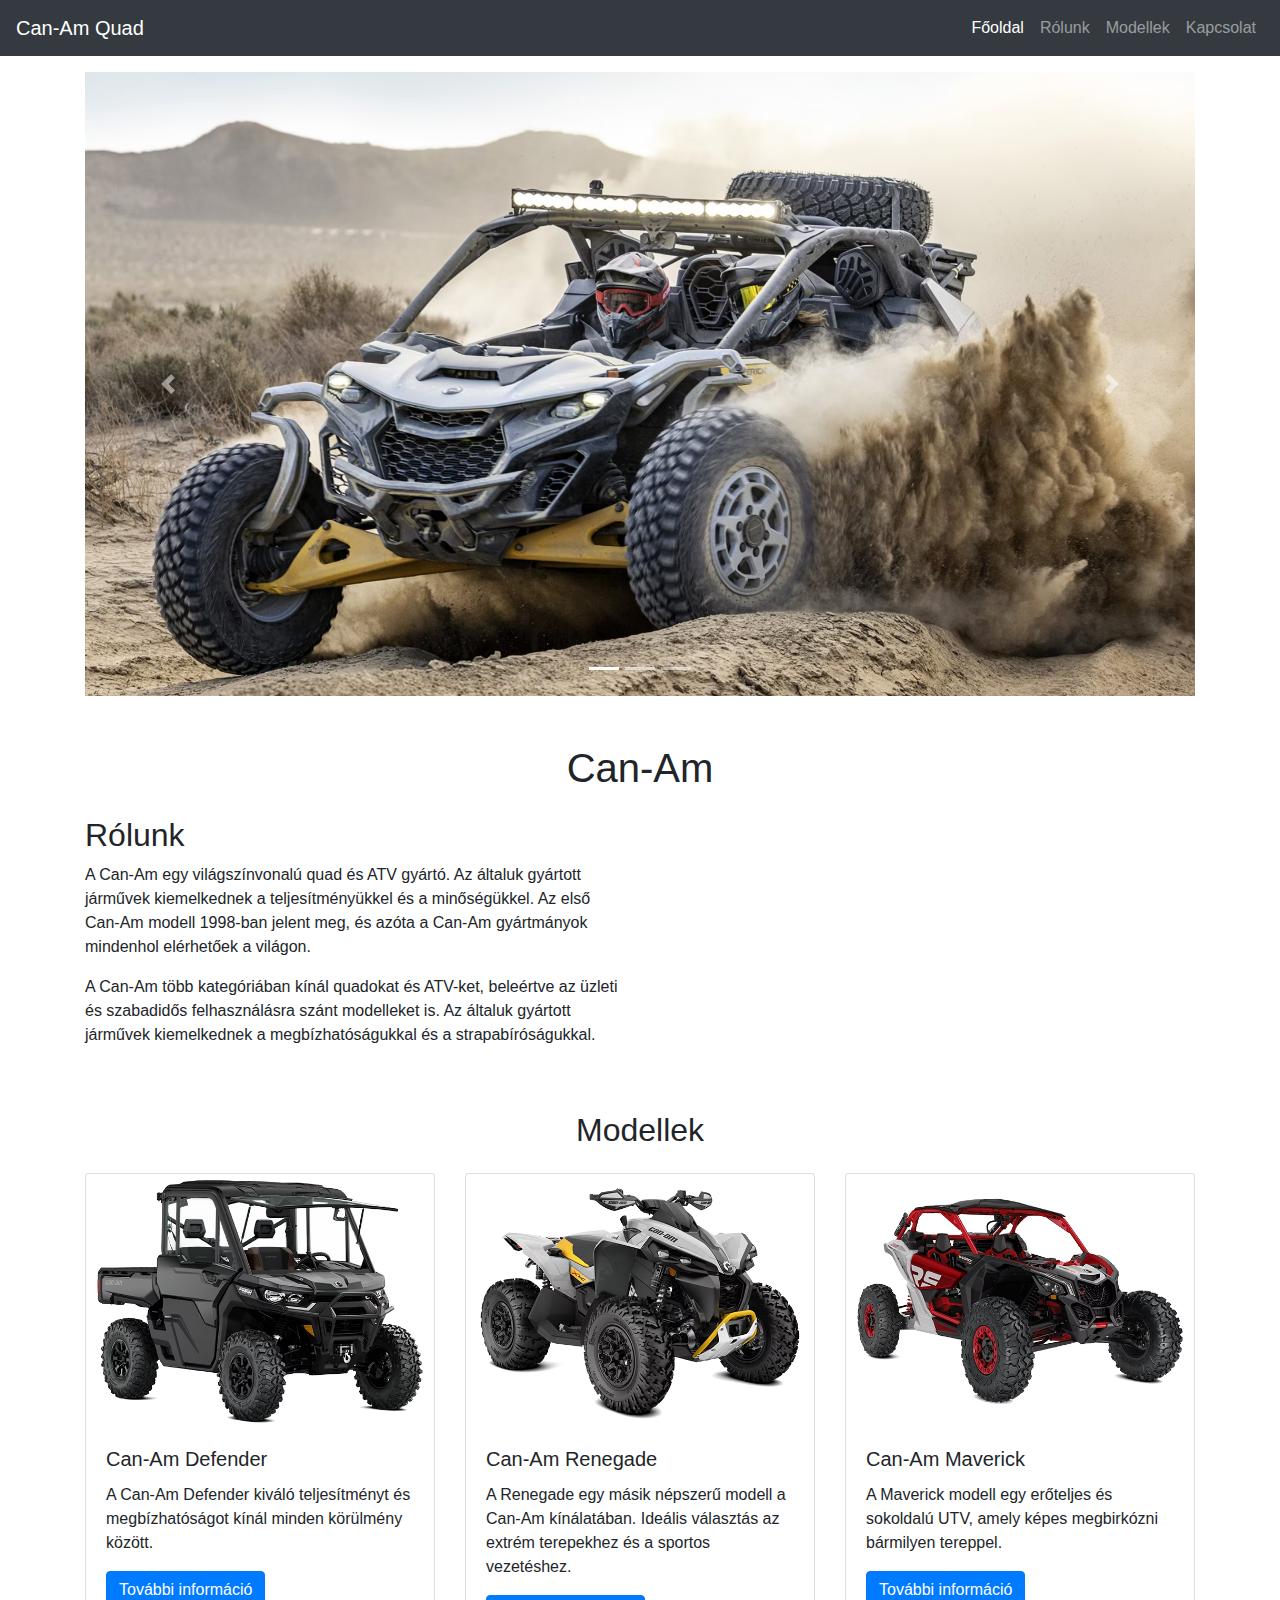
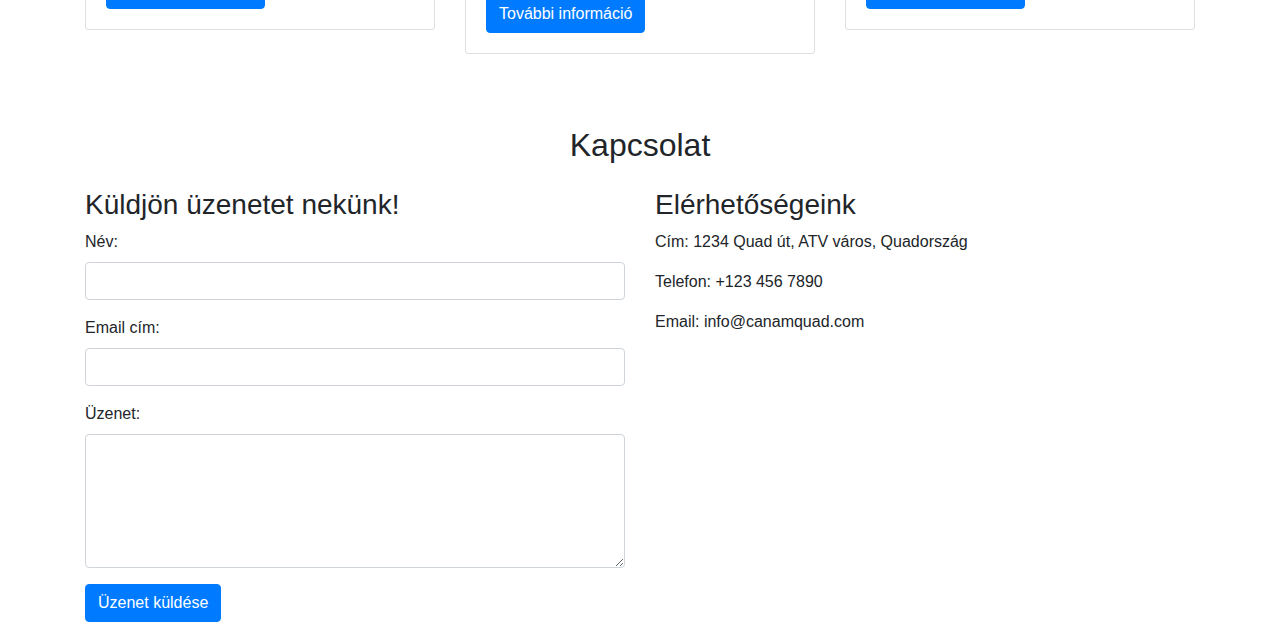
<file: index.html>
<!DOCTYPE html>
<html lang="hu">
  <head>
    <meta charset="UTF-8" />
    <meta name="viewport" content="width=device-width, initial-scale=1.0" />
    <title>Can-Am bemutató oldal</title>
    <link
      rel="stylesheet"
      href="https://maxcdn.bootstrapcdn.com/bootstrap/4.5.2/css/bootstrap.min.css"
    />
    <style>
      .carousel-inner {
        cursor: grab;
      }
      .carousel-inner:active {
        cursor: grabbing;
      }
    </style>
  </head>
  <body>
    <nav class="navbar navbar-expand-lg navbar-dark bg-dark">
      <a class="navbar-brand" href="#">Can-Am Quad</a>
      <button
        class="navbar-toggler"
        type="button"
        data-toggle="collapse"
        data-target="#navbarNav"
        aria-controls="navbarNav"
        aria-expanded="false"
        aria-label="Toggle navigation"
      >
        <span class="navbar-toggler-icon"></span>
      </button>
      <div class="collapse navbar-collapse" id="navbarNav">
        <ul class="navbar-nav ml-auto">
          <li class="nav-item active">
            <a class="nav-link" href="#">Főoldal</a>
          </li>
          <li class="nav-item">
            <a class="nav-link" href="#about">Rólunk</a>
          </li>
          <li class="nav-item">
            <a class="nav-link" href="#models">Modellek</a>
          </li>
          <li class="nav-item">
            <a class="nav-link" href="#contact">Kapcsolat</a>
          </li>
        </ul>
      </div>
    </nav>

    <div class="container mt-3">
      <div
        id="carouselExampleIndicators"
        class="carousel slide"
        data-ride="carousel"
      >
        <ol class="carousel-indicators">
          <li
            data-target="#carouselExampleIndicators"
            data-slide-to="0"
            class="active"
          ></li>
          <li data-target="#carouselExampleIndicators" data-slide-to="1"></li>
          <li data-target="#carouselExampleIndicators" data-slide-to="2"></li>
        </ol>
        <div class="carousel-inner">
          <div class="carousel-item active">
            <img
              src="canamintro.avif"
              class="d-block w-100"
              alt="Can-Am Slider 1"
            />
          </div>
          <div class="carousel-item">
            <img src="intro2.jpg" class="d-block w-100" alt="Can-Am Slider 2" />
          </div>
          <div class="carousel-item">
            <img src="intro3.jpg" class="d-block w-100" alt="Can-Am Slider 3" />
          </div>
        </div>
        <a
          class="carousel-control-prev"
          href="#carouselExampleIndicators"
          role="button"
          data-slide="prev"
        >
          <span class="carousel-control-prev-icon" aria-hidden="true"></span>
          <span class="sr-only">Previous</span>
        </a>
        <a
          class="carousel-control-next"
          href="#carouselExampleIndicators"
          role="button"
          data-slide="next"
        >
          <span class="carousel-control-next-icon" aria-hidden="true"></span>
          <span class="sr-only">Next</span>
        </a>
      </div>

      <section id="about" class="mt-5">
        <h1 class="text-center my-4">Can-Am</h1>
        <div class="row">
          <div class="col-md-6">
            <h2>Rólunk</h2>
            <p>
              A Can-Am egy világszínvonalú quad és ATV gyártó. Az általuk
              gyártott járművek kiemelkednek a teljesítményükkel és a
              minőségükkel. Az első Can-Am modell 1998-ban jelent meg, és azóta
              a Can-Am gyártmányok mindenhol elérhetőek a világon.
            </p>
            <p>
              A Can-Am több kategóriában kínál quadokat és ATV-ket, beleértve az
              üzleti és szabadidős felhasználásra szánt modelleket is. Az
              általuk gyártott járművek kiemelkednek a megbízhatóságukkal és a
              strapabíróságukkal.
            </p>
          </div>
        </div>
      </section>

      <section id="models" class="mt-5">
        <h2 class="text-center my-4">Modellek</h2>
        <div class="row">
          <div class="col-md-4">
            <div class="card mb-4">
              <img
                src="ORV-SSV-MY24-Can-Am-Defender-Limited-HD10-Stone-Gray-0008JRD00-Studio-34FR-NA.avif"
                class="card-img-top"
                alt="Can-Am Model 1"
              />
              <div class="card-body">
                <h5 class="card-title">Can-Am Defender</h5>
                <p class="card-text">
                  A Can-Am Defender kiváló teljesítményt és megbízhatóságot
                  kínál minden körülmény között.
                </p>
                <a href="defender.html" class="btn btn-primary"
                  >További információ</a
                >
              </div>
            </div>
          </div>
          <div class="col-md-4">
            <div class="card mb-4">
              <img
                src="renegade.avif"
                class="card-img-top"
                alt="Can-Am Model 2"
              />
              <div class="card-body">
                <h5 class="card-title">Can-Am Renegade</h5>
                <p class="card-text">
                  A Renegade egy másik népszerű modell a Can-Am kínálatában.
                  Ideális választás az extrém terepekhez és a sportos
                  vezetéshez.
                </p>
                <a href="#" class="btn btn-primary">További információ</a>
              </div>
            </div>
          </div>
          <div class="col-md-4">
            <div class="card mb-4">
              <img
                src="maverick.avif"
                class="card-img-top"
                alt="Can-Am Model 3"
              />
              <div class="card-body">
                <h5 class="card-title">Can-Am Maverick</h5>
                <p class="card-text">
                  A Maverick modell egy erőteljes és sokoldalú UTV, amely képes
                  megbirkózni bármilyen tereppel.
                </p>
                <a href="#" class="btn btn-primary">További információ</a>
              </div>
            </div>
          </div>
        </div>
      </section>

      <section id="contact" class="mt-5">
        <h2 class="text-center my-4">Kapcsolat</h2>
        <div class="row">
          <div class="col-md-6">
            <h3>Küldjön üzenetet nekünk!</h3>
            <form id="contactForm">
              <div class="form-group">
                <label for="name">Név:</label>
                <input type="text" class="form-control" id="name" />
              </div>
              <div class="form-group">
                <label for="email">Email cím:</label>
                <input type="email" class="form-control" id="email" />
              </div>
              <div class="form-group">
                <label for="message">Üzenet:</label>
                <textarea class="form-control" id="message" rows="5"></textarea>
              </div>
              <button type="submit" class="btn btn-primary">
                Üzenet küldése
              </button>
            </form>
          </div>
          <br />
          <div class="col-md-6">
            <h3>Elérhetőségeink</h3>
            <p>Cím: 1234 Quad út, ATV város, Quadország</p>
            <p>Telefon: +123 456 7890</p>
            <p>Email: info@canamquad.com</p>
          </div>
        </div>
      </section>
    </div>

    <!-- Sikeres üzenet küldése popup -->
    <div
      class="modal fade"
      id="successModal"
      tabindex="-1"
      role="dialog"
      aria-labelledby="successModalLabel"
      aria-hidden="true"
    >
      <div class="modal-dialog" role="document">
        <div class="modal-content">
          <div class="modal-header">
            <h5 class="modal-title" id="successModalLabel">
              Sikeresen elküldve!
            </h5>
            <button
              type="button"
              class="close"
              data-dismiss="modal"
              aria-label="Close"
            >
              <span aria-hidden="true">&times;</span>
            </button>
          </div>
          <div class="modal-body">
            Üzenetét sikeresen elküldtük. Hamarosan válaszolunk Önnek!
          </div>
        </div>
      </div>
    </div>

    <script src="https://ajax.googleapis.com/ajax/libs/jquery/3.5.1/jquery.min.js"></script>
    <script src="https://cdnjs.cloudflare.com/ajax/libs/popper.js/1.16.0/umd/popper.min.js"></script>
    <script src="https://maxcdn.bootstrapcdn.com/bootstrap/4.5.2/js/bootstrap.min.js"></script>

    <script>
      var startX, startY, endX, endY;

      $(".carousel-inner").on("mousedown", function (e) {
        startX = e.pageX;
        startY = e.pageY;
      });

      $(".carousel-inner").on("mouseup", function (e) {
        endX = e.pageX;
        endY = e.pageY;

        if (Math.abs(endX - startX) > 50 && Math.abs(endY - startY) < 50) {
          if (endX < startX) {
            $(this).carousel("next");
          } else {
            $(this).carousel("prev");
          }
        }
      });

      // Üzenet küldése űrlap
      function submitForm() {
        $("#contactForm").submit();
      }

      $("#contactForm").submit(function (e) {
        e.preventDefault();
        $("#successModal").modal("show");
        // Ide lehetne még egy AJAX hívást tenni az üzenet küldéséhez
      });
    </script>
  </body>
</html>
</file>
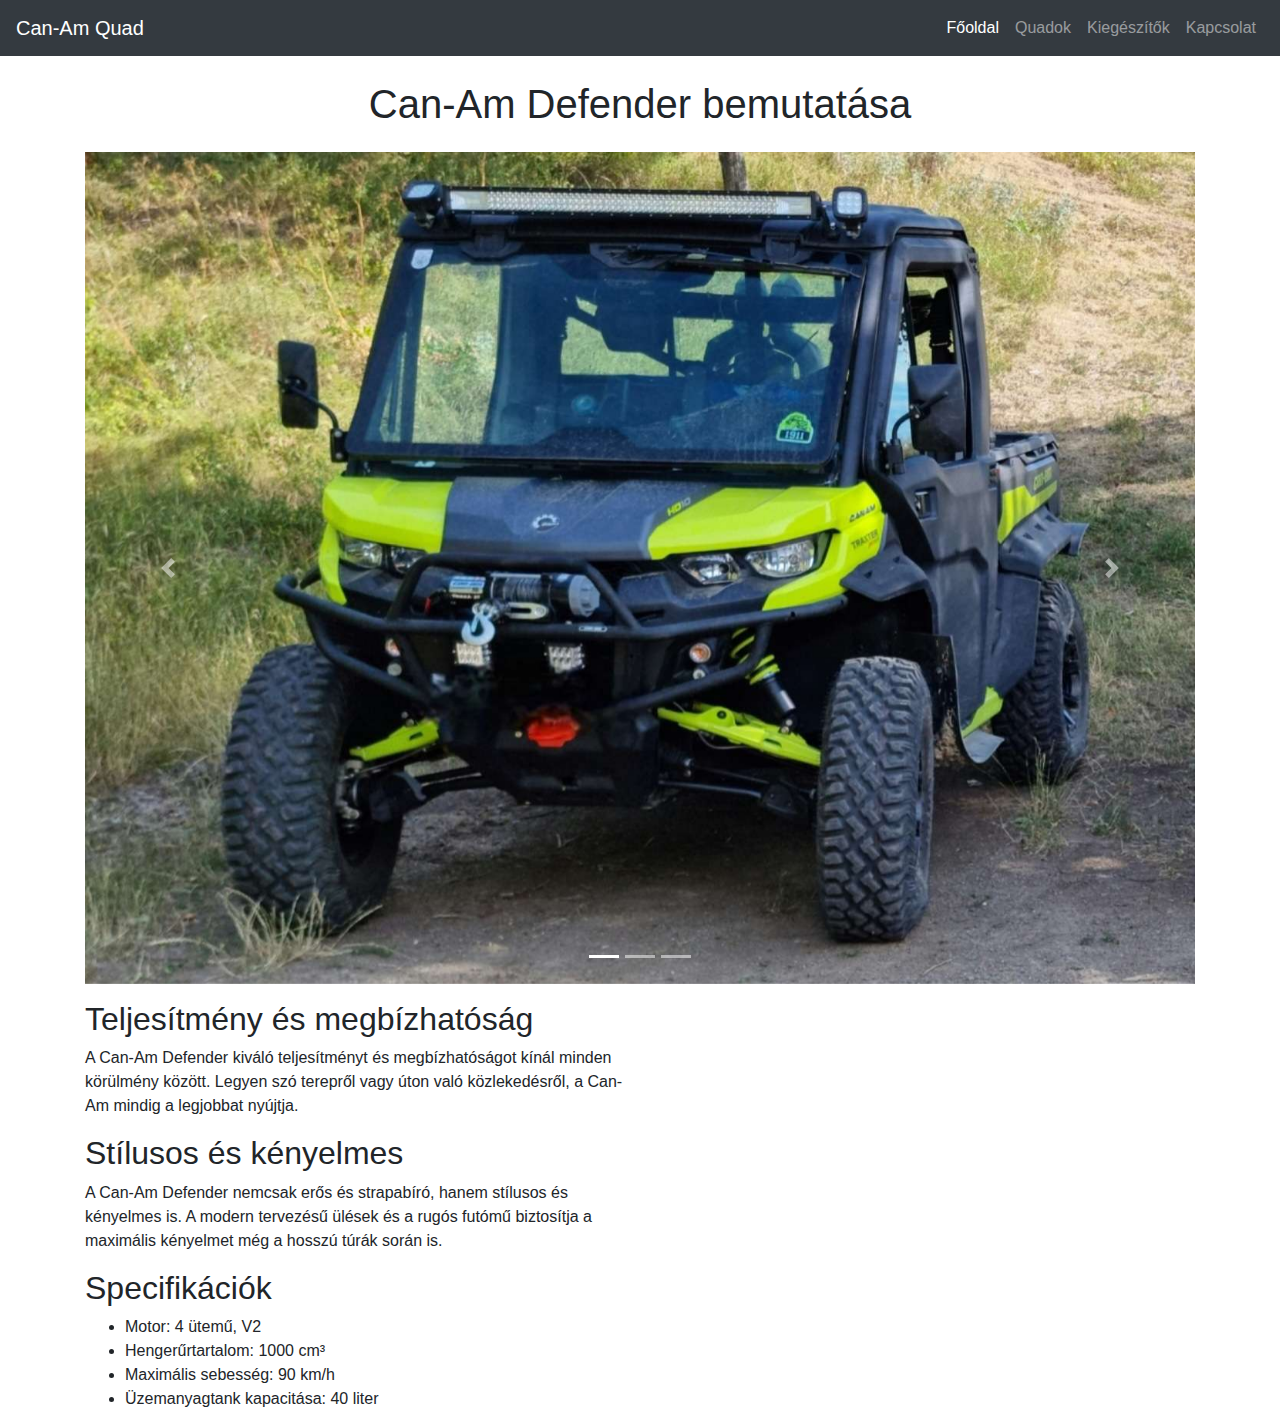
<file: defender.html>
<!DOCTYPE html>
<html lang="hu">
  <head>
    <meta charset="UTF-8" />
    <meta name="viewport" content="width=device-width, initial-scale=1.0" />
    <title>Can-Am Defender bemutatása</title>
    <link
      rel="stylesheet"
      href="https://maxcdn.bootstrapcdn.com/bootstrap/4.5.2/css/bootstrap.min.css"
    />
    <style>
      .carousel-inner {
        cursor: grab;
      }
      .carousel-inner:active {
        cursor: grabbing;
      }
    </style>
  </head>
  <body>
    <nav class="navbar navbar-expand-lg navbar-dark bg-dark">
      <a class="navbar-brand" href="index.html">Can-Am Quad</a>
      <button
        class="navbar-toggler"
        type="button"
        data-toggle="collapse"
        data-target="#navbarNav"
        aria-controls="navbarNav"
        aria-expanded="false"
        aria-label="Toggle navigation"
      >
        <span class="navbar-toggler-icon"></span>
      </button>
      <div class="collapse navbar-collapse" id="navbarNav">
        <ul class="navbar-nav ml-auto">
          <li class="nav-item active">
            <a class="nav-link" href="#">Főoldal</a>
          </li>
          <li class="nav-item">
            <a class="nav-link" href="#">Quadok</a>
          </li>
          <li class="nav-item">
            <a class="nav-link" href="#">Kiegészítők</a>
          </li>
          <li class="nav-item">
            <a class="nav-link" href="#">Kapcsolat</a>
          </li>
        </ul>
      </div>
    </nav>

    <div class="container mt-3">
      <h1 class="text-center my-4">Can-Am Defender bemutatása</h1>

      <div
        id="carouselExampleIndicators"
        class="carousel slide"
        data-ride="carousel"
      >
        <ol class="carousel-indicators">
          <li
            data-target="#carouselExampleIndicators"
            data-slide-to="0"
            class="active"
          ></li>
          <li data-target="#carouselExampleIndicators" data-slide-to="1"></li>
          <li data-target="#carouselExampleIndicators" data-slide-to="2"></li>
        </ol>
        <div class="carousel-inner">
          <div class="carousel-item active">
            <img
              src="canam1.jpg"
              class="d-block w-100"
              alt="Can-Am Defender 1"
            />
          </div>
          <div class="carousel-item">
            <img
              src="canam2.jpg"
              class="d-block w-100"
              alt="Can-Am Defender 2"
            />
          </div>
          <div class="carousel-item">
            <img
              src="canam3.jpg"
              class="d-block w-100"
              alt="Can-Am Defender 3"
            />
          </div>
        </div>
        <a
          class="carousel-control-prev"
          href="#carouselExampleIndicators"
          role="button"
          data-slide="prev"
        >
          <span class="carousel-control-prev-icon" aria-hidden="true"></span>
          <span class="sr-only">Previous</span>
        </a>
        <a
          class="carousel-control-next"
          href="#carouselExampleIndicators"
          role="button"
          data-slide="next"
        >
          <span class="carousel-control-next-icon" aria-hidden="true"></span>
          <span class="sr-only">Next</span>
        </a>
      </div>

      <div class="row mt-3">
        <div class="col-md-6">
          <h2>Teljesítmény és megbízhatóság</h2>
          <p>
            A Can-Am Defender kiváló teljesítményt és megbízhatóságot kínál
            minden körülmény között. Legyen szó terepről vagy úton való
            közlekedésről, a Can-Am mindig a legjobbat nyújtja.
          </p>
          <h2>Stílusos és kényelmes</h2>
          <p>
            A Can-Am Defender nemcsak erős és strapabíró, hanem stílusos és
            kényelmes is. A modern tervezésű ülések és a rugós futómű biztosítja
            a maximális kényelmet még a hosszú túrák során is.
          </p>
          <h2>Specifikációk</h2>
          <ul>
            <li>Motor: 4 ütemű, V2</li>
            <li>Hengerűrtartalom: 1000 cm³</li>
            <li>Maximális sebesség: 90 km/h</li>
            <li>Üzemanyagtank kapacitása: 40 liter</li>
          </ul>
        </div>
      </div>
    </div>

    <script src="https://ajax.googleapis.com/ajax/libs/jquery/3.5.1/jquery.min.js"></script>
    <script src="https://cdnjs.cloudflare.com/ajax/libs/popper.js/1.16.0/umd/popper.min.js"></script>
    <script src="https://maxcdn.bootstrapcdn.com/bootstrap/4.5.2/js/bootstrap.min.js"></script>

    <script>
      var startX, startY, endX, endY;

      $(".carousel-inner").on("mousedown", function (e) {
        startX = e.pageX;
        startY = e.pageY;
      });

      $(".carousel-inner").on("mouseup", function (e) {
        endX = e.pageX;
        endY = e.pageY;

        if (Math.abs(endX - startX) > 50 && Math.abs(endY - startY) < 50) {
          if (endX < startX) {
            $(this).carousel("next");
          } else {
            $(this).carousel("prev");
          }
        }
      });
    </script>
  </body>
</html>
</file>
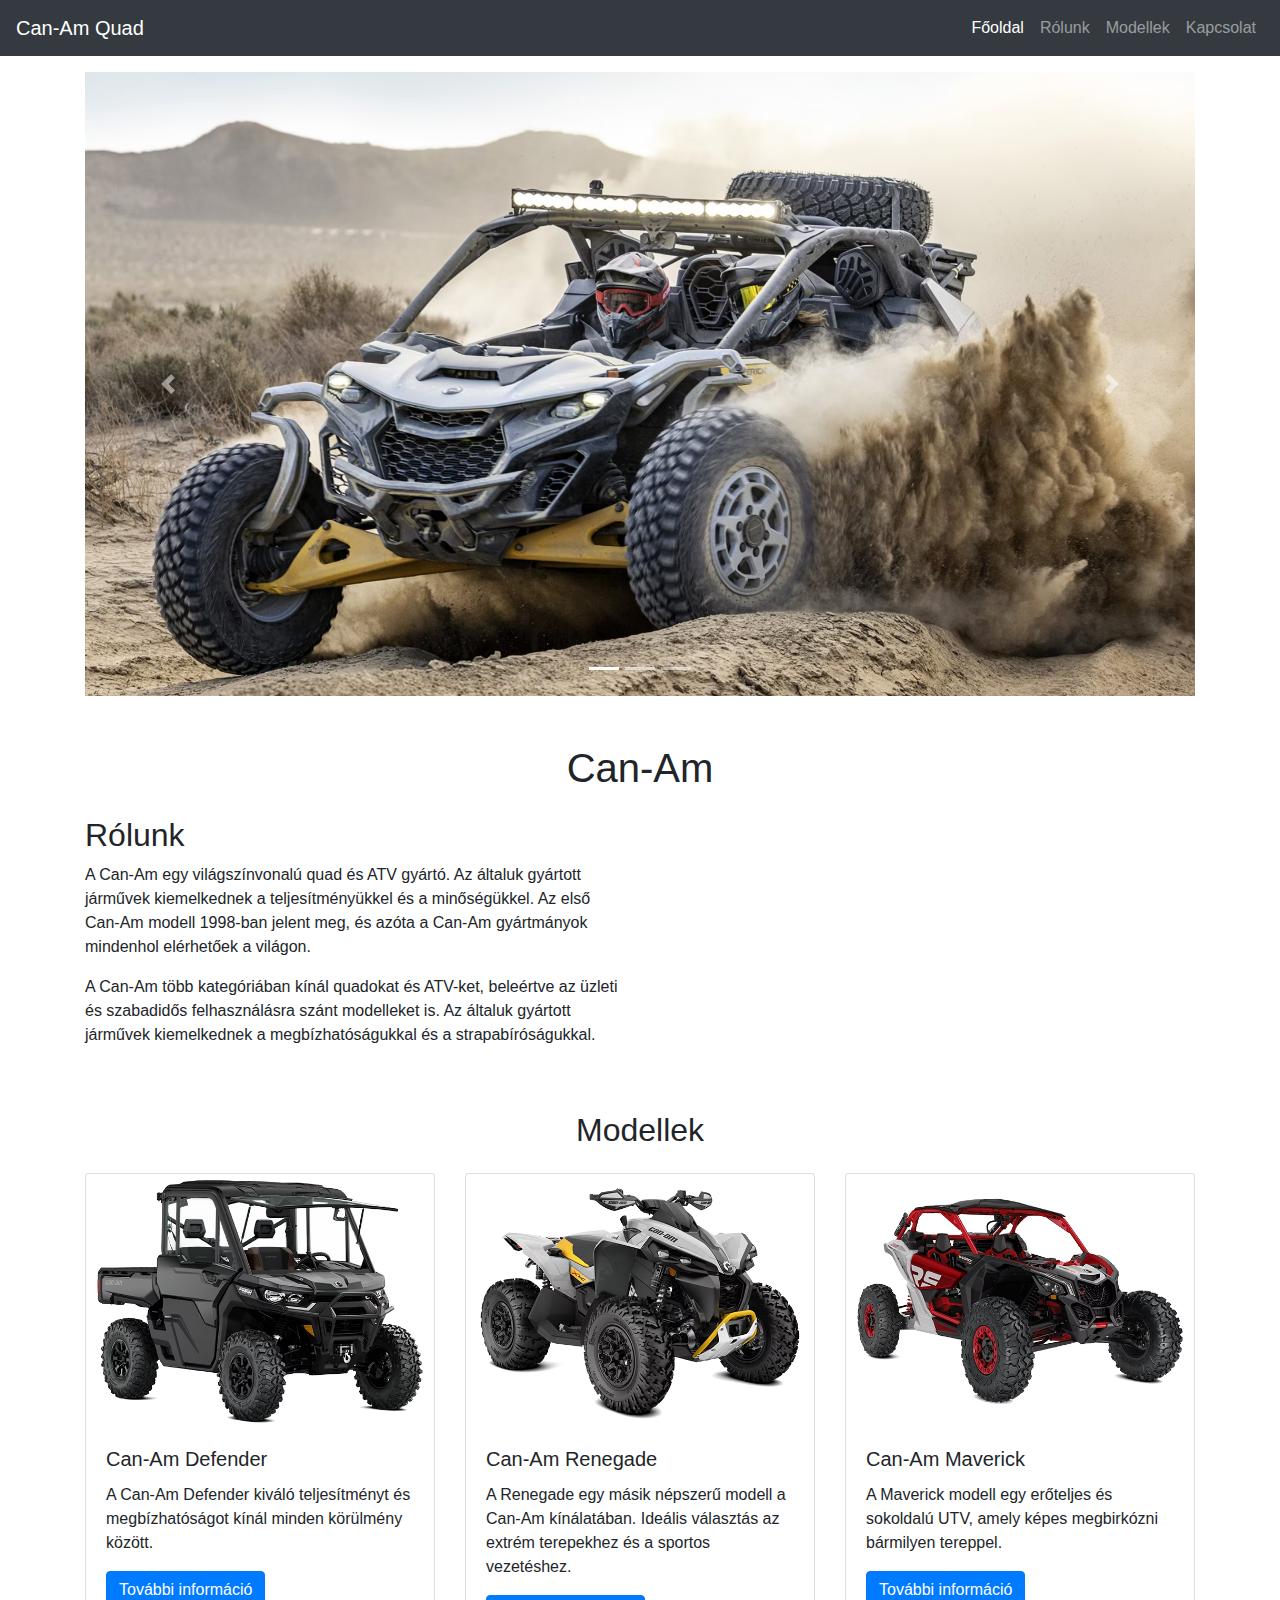
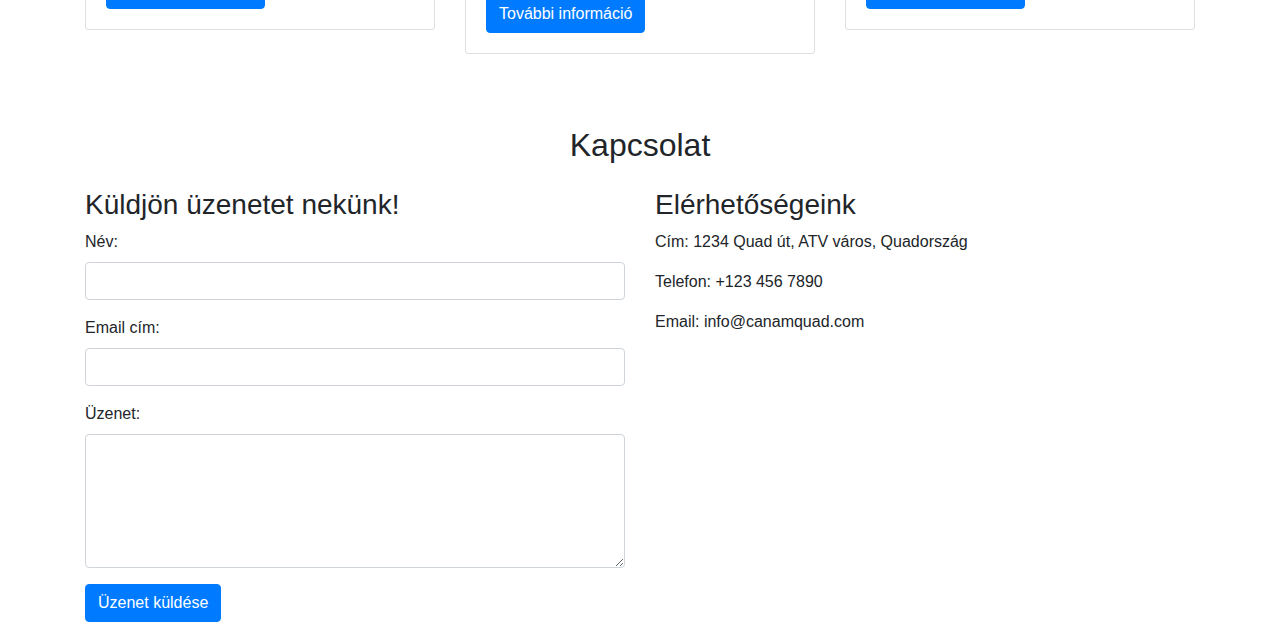
<file: fooldal.html>
<!DOCTYPE html>
<html lang="hu">
  <head>
    <meta charset="UTF-8" />
    <meta name="viewport" content="width=device-width, initial-scale=1.0" />
    <title>Can-Am bemutató oldal</title>
    <link
      rel="stylesheet"
      href="https://maxcdn.bootstrapcdn.com/bootstrap/4.5.2/css/bootstrap.min.css"
    />
    <style>
      .carousel-inner {
        cursor: grab;
      }
      .carousel-inner:active {
        cursor: grabbing;
      }
    </style>
  </head>
  <body>
    <nav class="navbar navbar-expand-lg navbar-dark bg-dark">
      <a class="navbar-brand" href="#">Can-Am Quad</a>
      <button
        class="navbar-toggler"
        type="button"
        data-toggle="collapse"
        data-target="#navbarNav"
        aria-controls="navbarNav"
        aria-expanded="false"
        aria-label="Toggle navigation"
      >
        <span class="navbar-toggler-icon"></span>
      </button>
      <div class="collapse navbar-collapse" id="navbarNav">
        <ul class="navbar-nav ml-auto">
          <li class="nav-item active">
            <a class="nav-link" href="#">Főoldal</a>
          </li>
          <li class="nav-item">
            <a class="nav-link" href="#about">Rólunk</a>
          </li>
          <li class="nav-item">
            <a class="nav-link" href="#models">Modellek</a>
          </li>
          <li class="nav-item">
            <a class="nav-link" href="#contact">Kapcsolat</a>
          </li>
        </ul>
      </div>
    </nav>

    <div class="container mt-3">
      <div
        id="carouselExampleIndicators"
        class="carousel slide"
        data-ride="carousel"
      >
        <ol class="carousel-indicators">
          <li
            data-target="#carouselExampleIndicators"
            data-slide-to="0"
            class="active"
          ></li>
          <li data-target="#carouselExampleIndicators" data-slide-to="1"></li>
          <li data-target="#carouselExampleIndicators" data-slide-to="2"></li>
        </ol>
        <div class="carousel-inner">
          <div class="carousel-item active">
            <img
              src="canamintro.avif"
              class="d-block w-100"
              alt="Can-Am Slider 1"
            />
          </div>
          <div class="carousel-item">
            <img src="intro2.jpg" class="d-block w-100" alt="Can-Am Slider 2" />
          </div>
          <div class="carousel-item">
            <img src="intro3.jpg" class="d-block w-100" alt="Can-Am Slider 3" />
          </div>
        </div>
        <a
          class="carousel-control-prev"
          href="#carouselExampleIndicators"
          role="button"
          data-slide="prev"
        >
          <span class="carousel-control-prev-icon" aria-hidden="true"></span>
          <span class="sr-only">Previous</span>
        </a>
        <a
          class="carousel-control-next"
          href="#carouselExampleIndicators"
          role="button"
          data-slide="next"
        >
          <span class="carousel-control-next-icon" aria-hidden="true"></span>
          <span class="sr-only">Next</span>
        </a>
      </div>

      <section id="about" class="mt-5">
        <h1 class="text-center my-4">Can-Am</h1>
        <div class="row">
          <div class="col-md-6">
            <h2>Rólunk</h2>
            <p>
              A Can-Am egy világszínvonalú quad és ATV gyártó. Az általuk
              gyártott járművek kiemelkednek a teljesítményükkel és a
              minőségükkel. Az első Can-Am modell 1998-ban jelent meg, és azóta
              a Can-Am gyártmányok mindenhol elérhetőek a világon.
            </p>
            <p>
              A Can-Am több kategóriában kínál quadokat és ATV-ket, beleértve az
              üzleti és szabadidős felhasználásra szánt modelleket is. Az
              általuk gyártott járművek kiemelkednek a megbízhatóságukkal és a
              strapabíróságukkal.
            </p>
          </div>
        </div>
      </section>

      <section id="models" class="mt-5">
        <h2 class="text-center my-4">Modellek</h2>
        <div class="row">
          <div class="col-md-4">
            <div class="card mb-4">
              <img
                src="ORV-SSV-MY24-Can-Am-Defender-Limited-HD10-Stone-Gray-0008JRD00-Studio-34FR-NA.avif"
                class="card-img-top"
                alt="Can-Am Model 1"
              />
              <div class="card-body">
                <h5 class="card-title">Can-Am Defender</h5>
                <p class="card-text">
                  A Can-Am Defender kiváló teljesítményt és megbízhatóságot
                  kínál minden körülmény között.
                </p>
                <a href="tolto_def.html" class="btn btn-primary"
                  >További információ</a
                >
              </div>
            </div>
          </div>
          <div class="col-md-4">
            <div class="card mb-4">
              <img
                src="renegade.avif"
                class="card-img-top"
                alt="Can-Am Model 2"
              />
              <div class="card-body">
                <h5 class="card-title">Can-Am Renegade</h5>
                <p class="card-text">
                  A Renegade egy másik népszerű modell a Can-Am kínálatában.
                  Ideális választás az extrém terepekhez és a sportos
                  vezetéshez.
                </p>
                <a href="#" class="btn btn-primary">További információ</a>
              </div>
            </div>
          </div>
          <div class="col-md-4">
            <div class="card mb-4">
              <img
                src="maverick.avif"
                class="card-img-top"
                alt="Can-Am Model 3"
              />
              <div class="card-body">
                <h5 class="card-title">Can-Am Maverick</h5>
                <p class="card-text">
                  A Maverick modell egy erőteljes és sokoldalú UTV, amely képes
                  megbirkózni bármilyen tereppel.
                </p>
                <a href="#" class="btn btn-primary">További információ</a>
              </div>
            </div>
          </div>
        </div>
      </section>

      <section id="contact" class="mt-5">
        <h2 class="text-center my-4">Kapcsolat</h2>
        <div class="row">
          <div class="col-md-6">
            <h3>Küldjön üzenetet nekünk!</h3>
            <form id="contactForm">
              <div class="form-group">
                <label for="name">Név:</label>
                <input type="text" class="form-control" id="name" />
              </div>
              <div class="form-group">
                <label for="email">Email cím:</label>
                <input type="email" class="form-control" id="email" />
              </div>
              <div class="form-group">
                <label for="message">Üzenet:</label>
                <textarea class="form-control" id="message" rows="5"></textarea>
              </div>
              <button type="submit" class="btn btn-primary">
                Üzenet küldése
              </button>
            </form>
          </div>
          <br />
          <div class="col-md-6">
            <h3>Elérhetőségeink</h3>
            <p>Cím: 1234 Quad út, ATV város, Quadország</p>
            <p>Telefon: +123 456 7890</p>
            <p>Email: info@canamquad.com</p>
          </div>
        </div>
      </section>
    </div>

    <!-- Sikeres üzenet küldése popup -->
    <div
      class="modal fade"
      id="successModal"
      tabindex="-1"
      role="dialog"
      aria-labelledby="successModalLabel"
      aria-hidden="true"
    >
      <div class="modal-dialog" role="document">
        <div class="modal-content">
          <div class="modal-header">
            <h5 class="modal-title" id="successModalLabel">
              Sikeresen elküldve!
            </h5>
            <button
              type="button"
              class="close"
              data-dismiss="modal"
              aria-label="Close"
            >
              <span aria-hidden="true">&times;</span>
            </button>
          </div>
          <div class="modal-body">
            Üzenetét sikeresen elküldtük. Hamarosan válaszolunk Önnek!
          </div>
        </div>
      </div>
    </div>

    <script src="https://ajax.googleapis.com/ajax/libs/jquery/3.5.1/jquery.min.js"></script>
    <script src="https://cdnjs.cloudflare.com/ajax/libs/popper.js/1.16.0/umd/popper.min.js"></script>
    <script src="https://maxcdn.bootstrapcdn.com/bootstrap/4.5.2/js/bootstrap.min.js"></script>

    <script>
      var startX, startY, endX, endY;

      $(".carousel-inner").on("mousedown", function (e) {
        startX = e.pageX;
        startY = e.pageY;
      });

      $(".carousel-inner").on("mouseup", function (e) {
        endX = e.pageX;
        endY = e.pageY;

        if (Math.abs(endX - startX) > 50 && Math.abs(endY - startY) < 50) {
          if (endX < startX) {
            $(this).carousel("next");
          } else {
            $(this).carousel("prev");
          }
        }
      });

      // Üzenet küldése űrlap
      function submitForm() {
        $("#contactForm").submit();
      }

      $("#contactForm").submit(function (e) {
        e.preventDefault();
        $("#successModal").modal("show");
        // Ide lehetne még egy AJAX hívást tenni az üzenet küldéséhez
      });
    </script>
  </body>
</html>
</file>
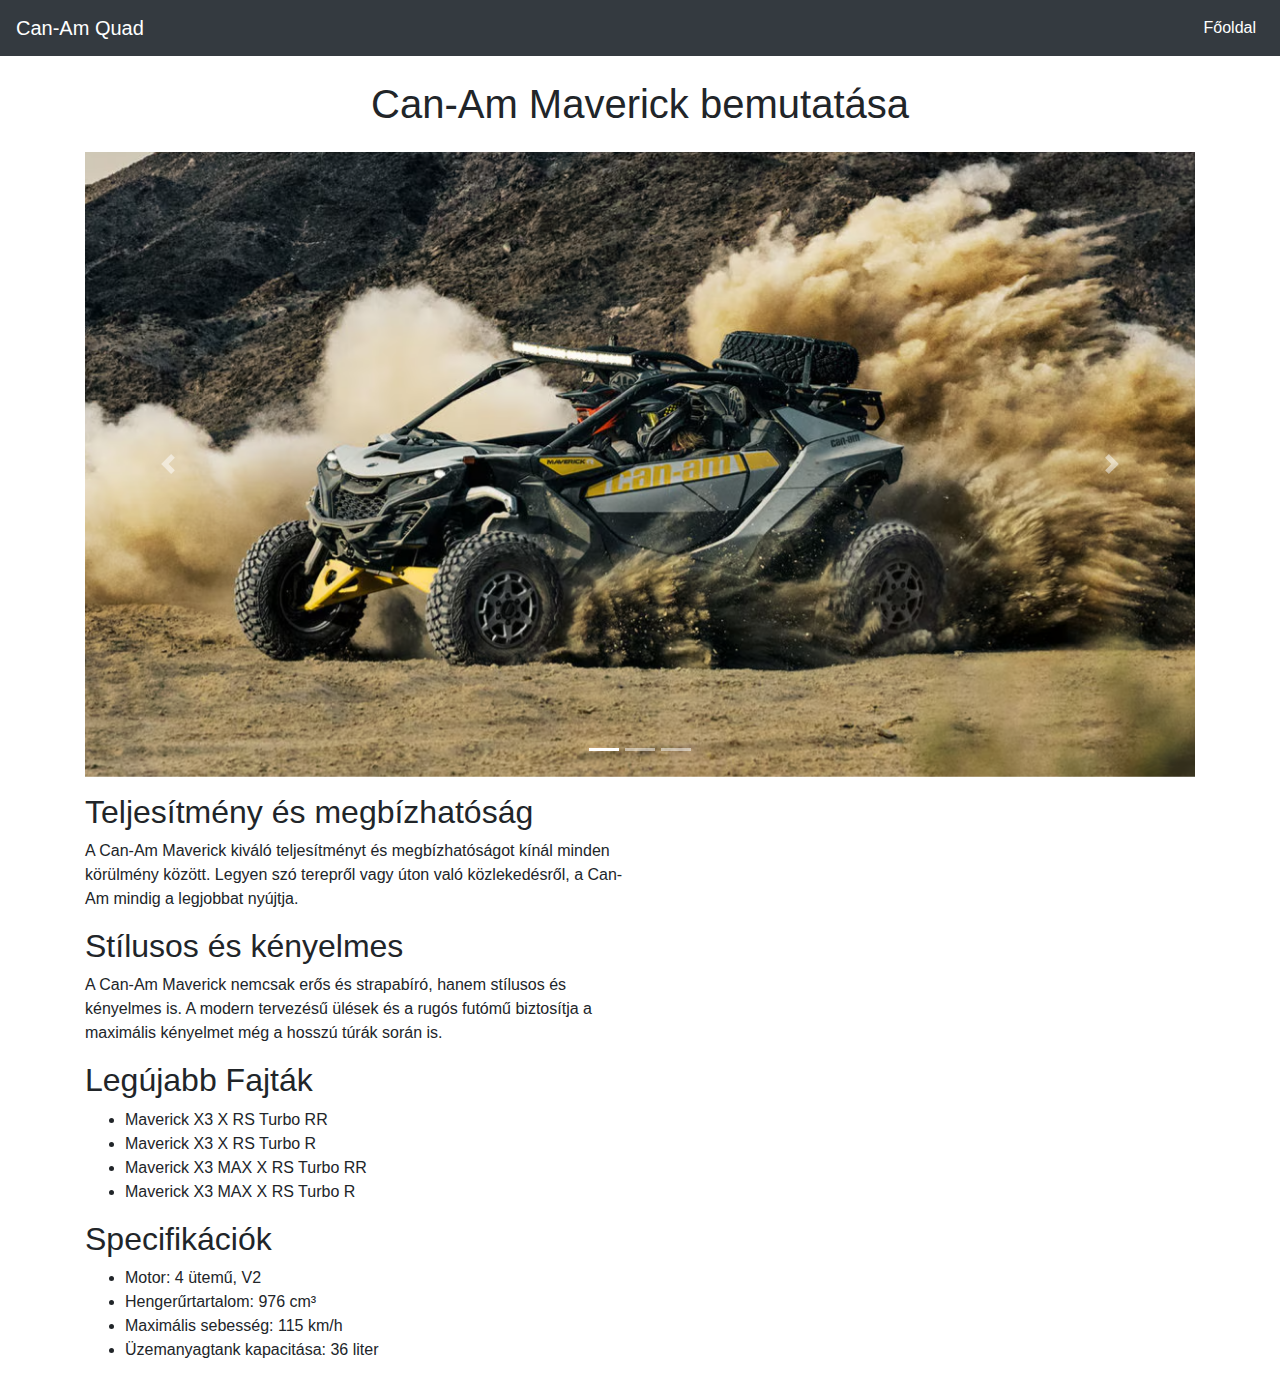
<file: maverick.html>
<!DOCTYPE html>
<html lang="hu">
  <head>
    <meta charset="UTF-8" />
    <meta name="viewport" content="width=device-width, initial-scale=1.0" />
    <title>Can-Am Maverick bemutatása</title>
    <link
      rel="stylesheet"
      href="https://maxcdn.bootstrapcdn.com/bootstrap/4.5.2/css/bootstrap.min.css"
    />
    <style>
      .carousel-inner {
        cursor: grab;
      }
      .carousel-inner:active {
        cursor: grabbing;
      }
    </style>
  </head>
  <body>
    <nav class="navbar navbar-expand-lg navbar-dark bg-dark">
      <a class="navbar-brand" href="index.html">Can-Am Quad</a>
      <button
        class="navbar-toggler"
        type="button"
        data-toggle="collapse"
        data-target="#navbarNav"
        aria-controls="navbarNav"
        aria-expanded="false"
        aria-label="Toggle navigation"
      >
        <span class="navbar-toggler-icon"></span>
      </button>
      <div class="collapse navbar-collapse" id="navbarNav">
        <ul class="navbar-nav ml-auto">
          <li class="nav-item active">
            <a class="nav-link" href="index.html">Főoldal</a>
          </li>
        </ul>
      </div>
    </nav>

    <div class="container mt-3">
      <h1 class="text-center my-4">Can-Am Maverick bemutatása</h1>

      <div
        id="carouselExampleIndicators"
        class="carousel slide"
        data-ride="carousel"
      >
        <ol class="carousel-indicators">
          <li
            data-target="#carouselExampleIndicators"
            data-slide-to="0"
            class="active"
          ></li>
          <li data-target="#carouselExampleIndicators" data-slide-to="1"></li>
          <li data-target="#carouselExampleIndicators" data-slide-to="2"></li>
        </ol>
        <div class="carousel-inner">
          <div class="carousel-item active">
            <img
              src="maverick1.jpg"
              class="d-block w-100"
              alt="Can-Am Maverick 1"
            />
          </div>
          <div class="carousel-item">
            <img
              src="maverick2.jpg"
              class="d-block w-100"
              alt="Can-Am Maverick 2"
            />
          </div>
          <div class="carousel-item">
            <img
              src="maverick3.jpg"
              class="d-block w-100"
              alt="Can-Am Maverick 3"
            />
          </div>
        </div>
        <a
          class="carousel-control-prev"
          href="#carouselExampleIndicators"
          role="button"
          data-slide="prev"
        >
          <span class="carousel-control-prev-icon" aria-hidden="true"></span>
          <span class="sr-only">Previous</span>
        </a>
        <a
          class="carousel-control-next"
          href="#carouselExampleIndicators"
          role="button"
          data-slide="next"
        >
          <span class="carousel-control-next-icon" aria-hidden="true"></span>
          <span class="sr-only">Next</span>
        </a>
      </div>

      <div class="row mt-3">
        <div class="col-md-6">
          <h2>Teljesítmény és megbízhatóság</h2>
          <p>
            A Can-Am Maverick kiváló teljesítményt és megbízhatóságot kínál
            minden körülmény között. Legyen szó terepről vagy úton való
            közlekedésről, a Can-Am mindig a legjobbat nyújtja.
          </p>
          <h2>Stílusos és kényelmes</h2>
          <p>
            A Can-Am Maverick nemcsak erős és strapabíró, hanem stílusos és
            kényelmes is. A modern tervezésű ülések és a rugós futómű biztosítja
            a maximális kényelmet még a hosszú túrák során is.
          </p>
          <h2>Legújabb Fajták</h2>
          <ul>
            <li>Maverick X3 X RS Turbo RR</li>
            <li>Maverick X3 X RS Turbo R</li>
            <li>Maverick X3 MAX X RS Turbo RR</li>
            <li>Maverick X3 MAX X RS Turbo R</li>
          </ul>
          <h2>Specifikációk</h2>
          <ul>
            <li>Motor: 4 ütemű, V2</li>
            <li>Hengerűrtartalom: 976 cm³</li>
            <li>Maximális sebesség: 115 km/h</li>
            <li>Üzemanyagtank kapacitása: 36 liter</li>
          </ul>
        </div>
      </div>
    </div>

    <script src="https://ajax.googleapis.com/ajax/libs/jquery/3.5.1/jquery.min.js"></script>
    <script src="https://cdnjs.cloudflare.com/ajax/libs/popper.js/1.16.0/umd/popper.min.js"></script>
    <script src="https://maxcdn.bootstrapcdn.com/bootstrap/4.5.2/js/bootstrap.min.js"></script>

    <script>
      var startX, startY, endX, endY;

      $(".carousel-inner").on("mousedown", function (e) {
        startX = e.pageX;
        startY = e.pageY;
      });

      $(".carousel-inner").on("mouseup", function (e) {
        endX = e.pageX;
        endY = e.pageY;

        if (Math.abs(endX - startX) > 50 && Math.abs(endY - startY) < 50) {
          if (endX < startX) {
            $(this).carousel("next");
          } else {
            $(this).carousel("prev");
          }
        }
      });
    </script>
  </body>
</html>
</file>
